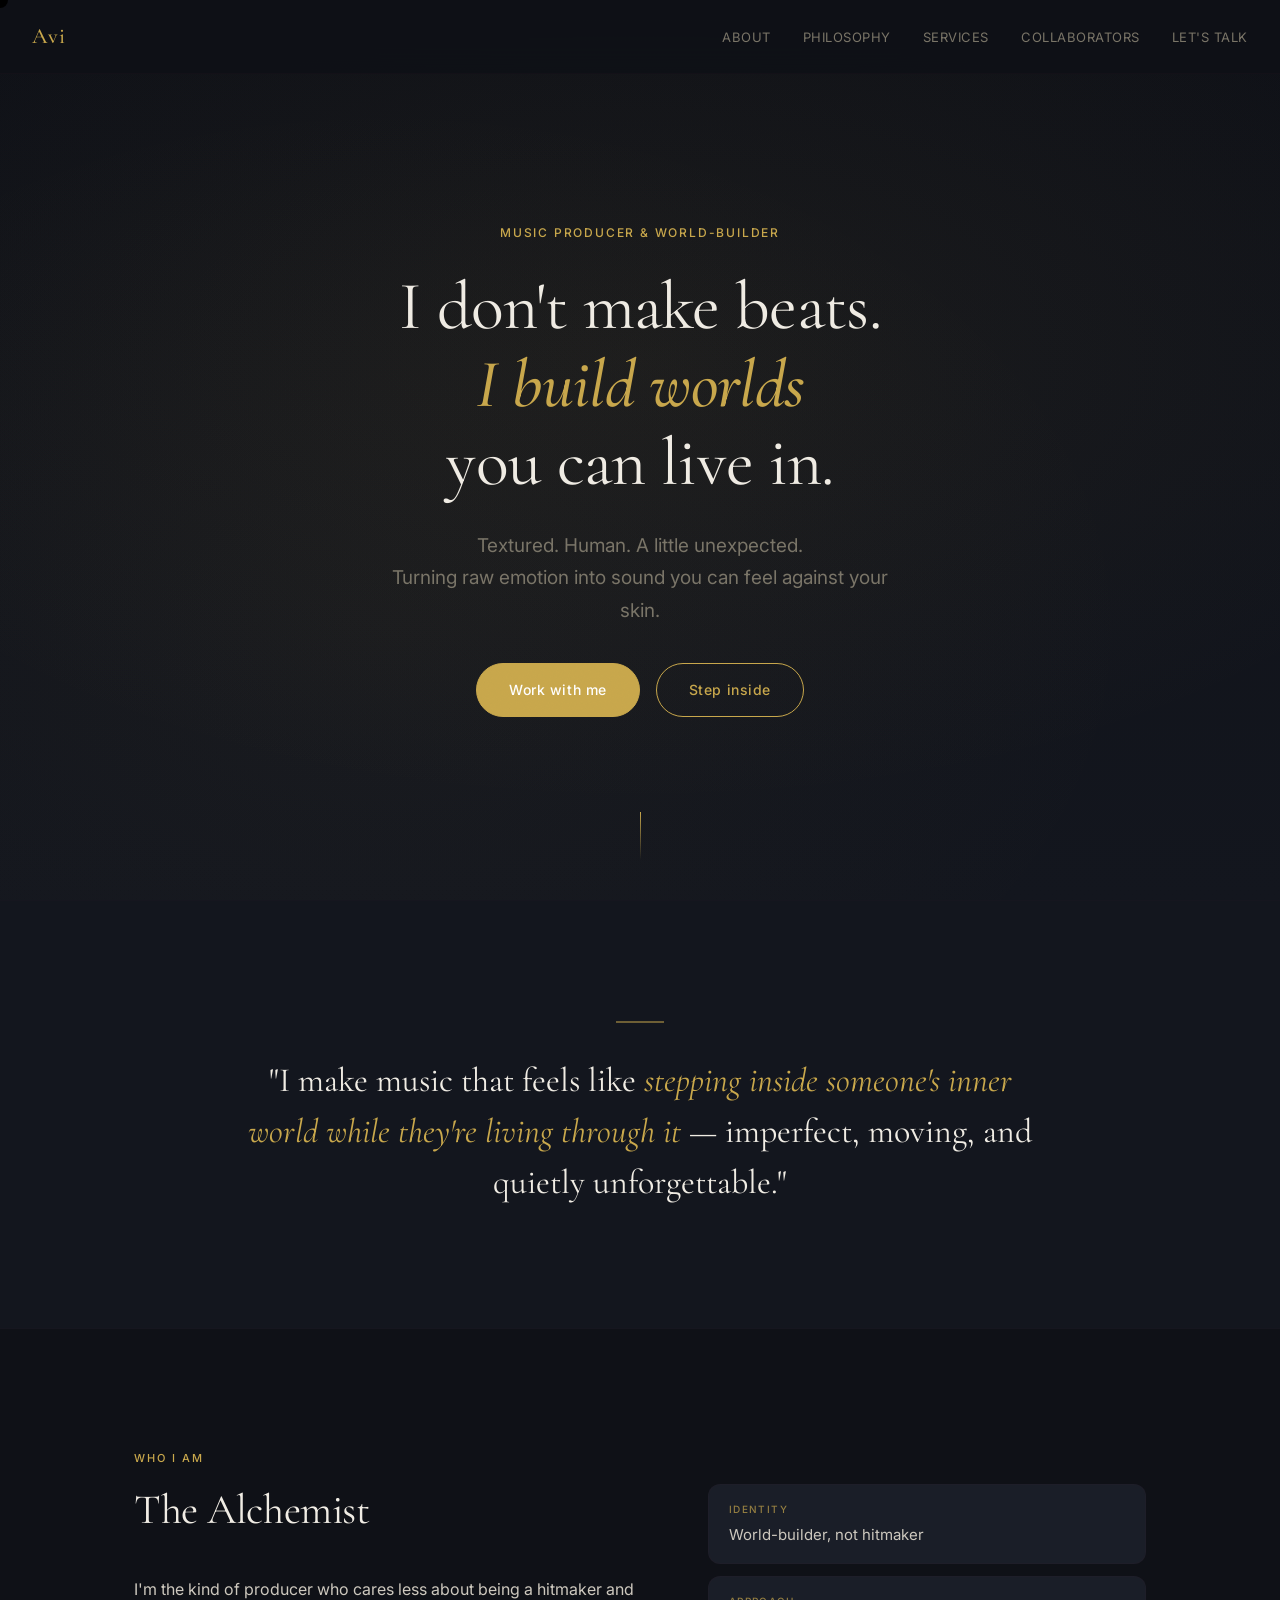
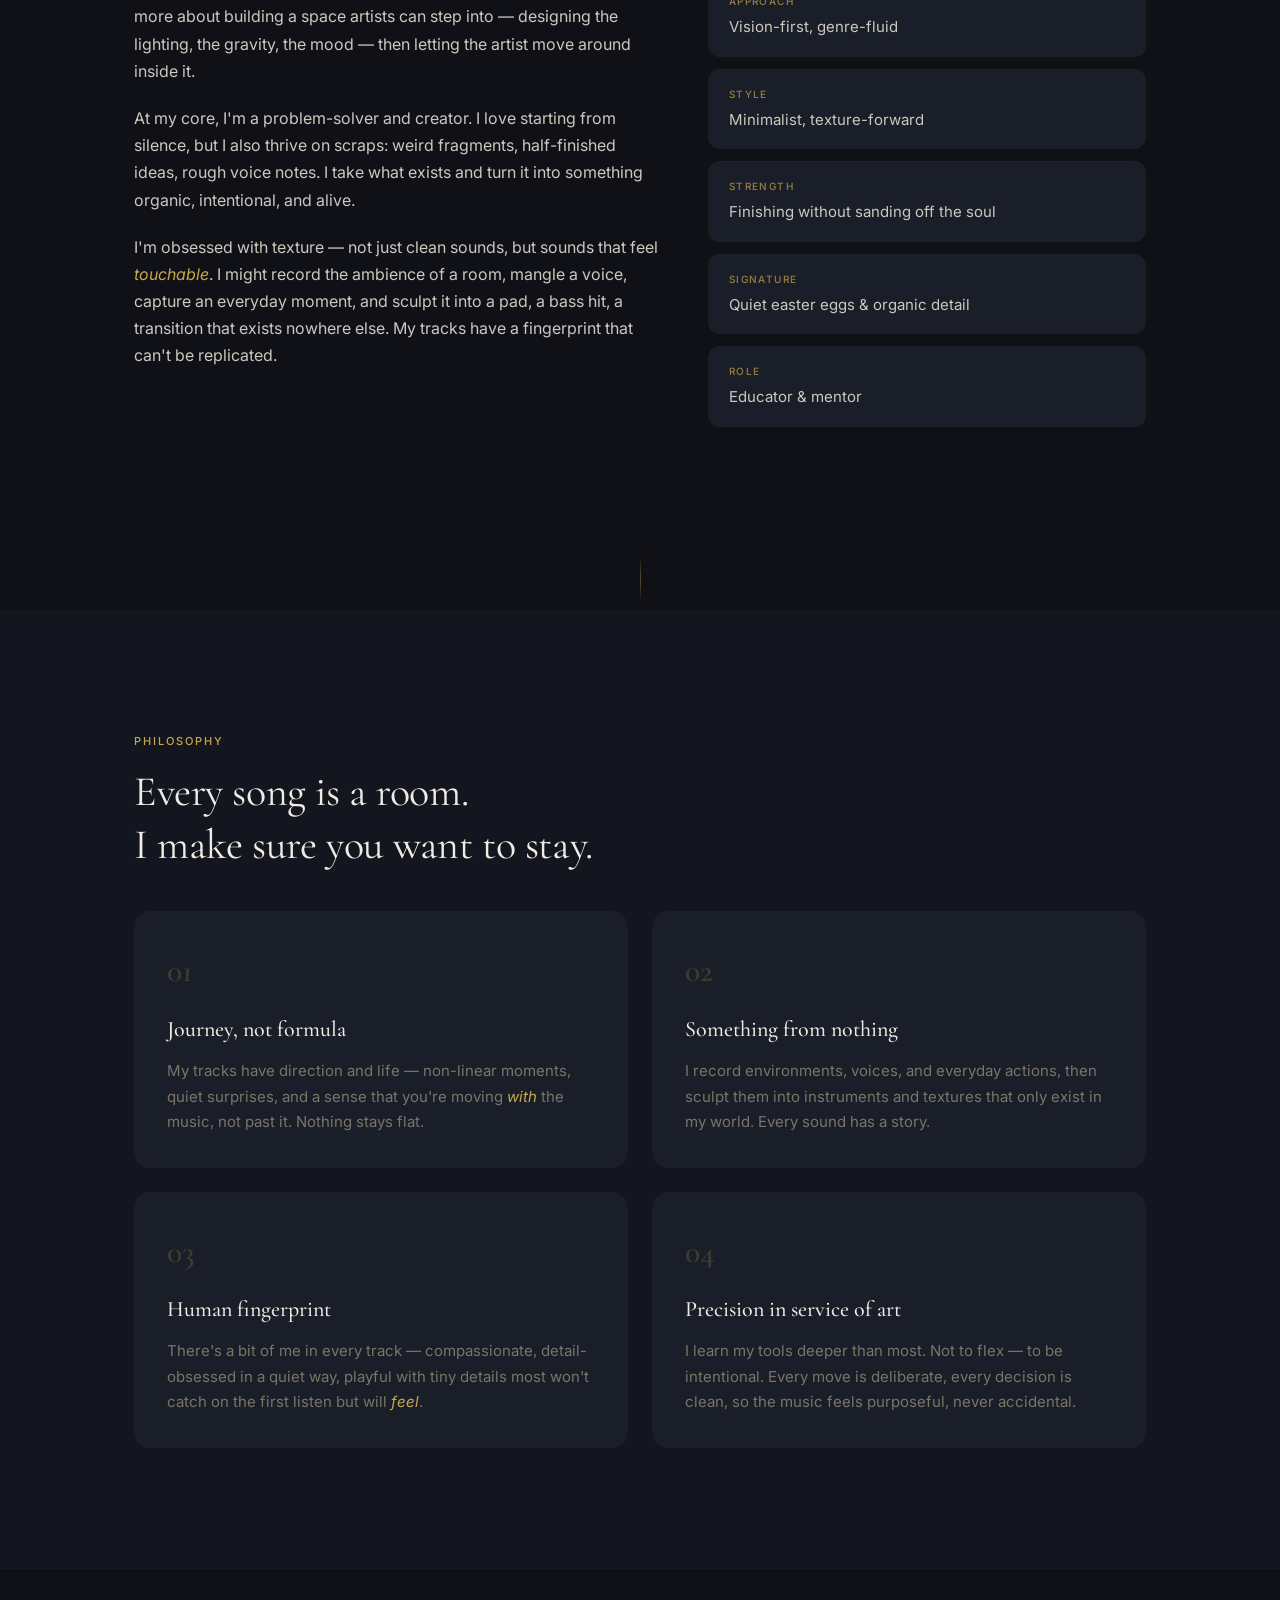
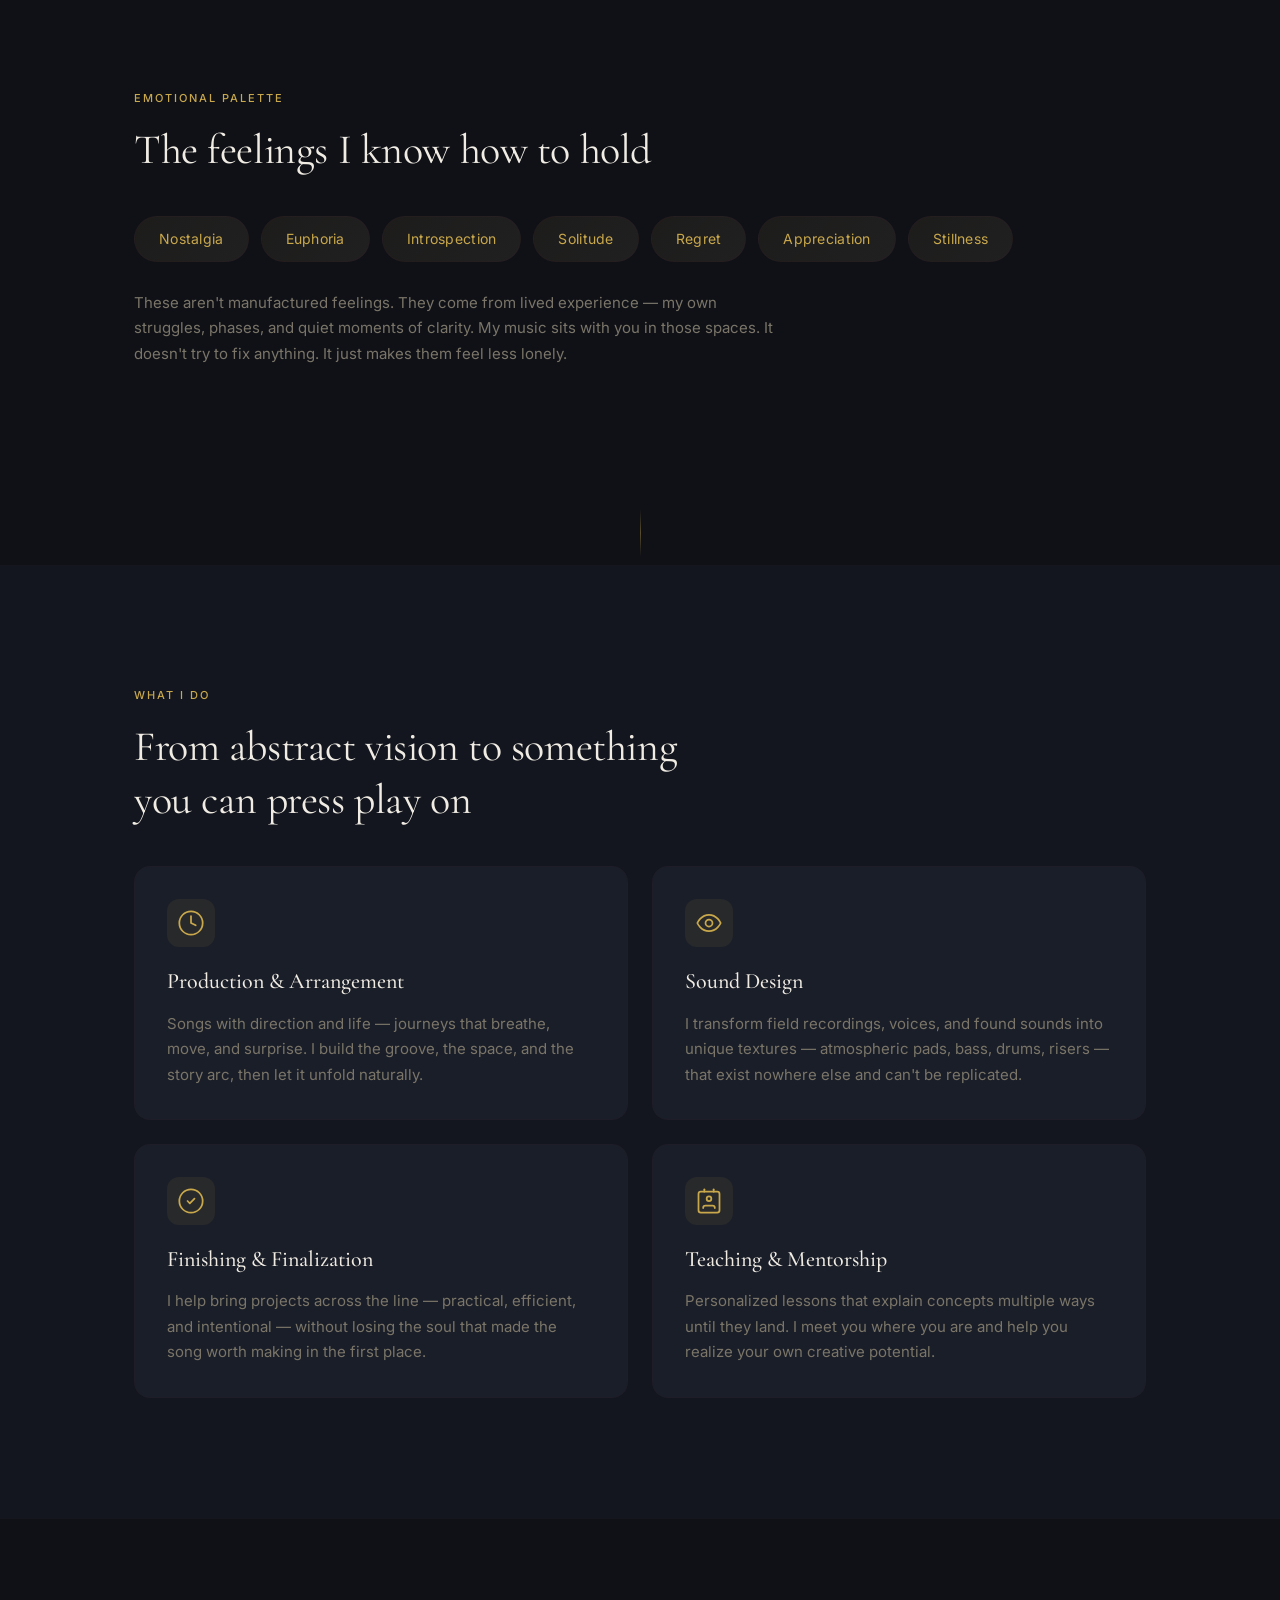
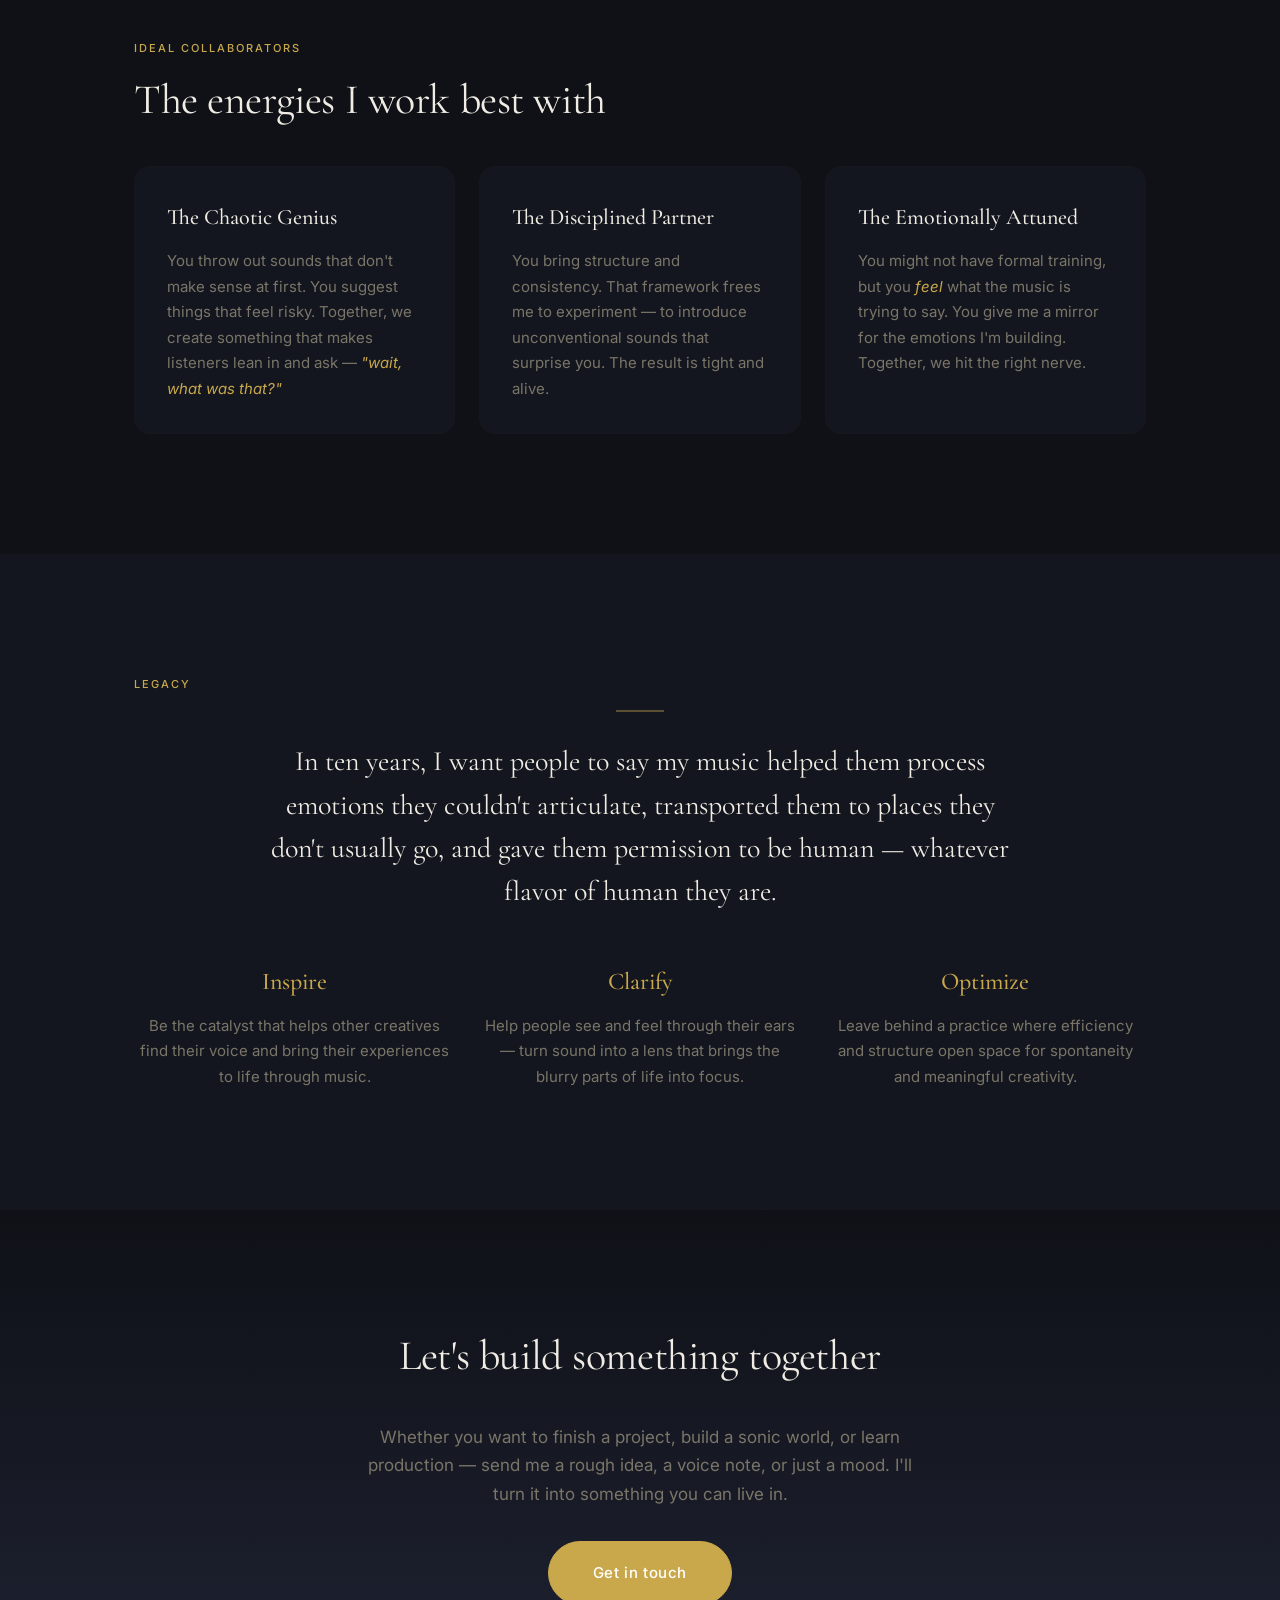
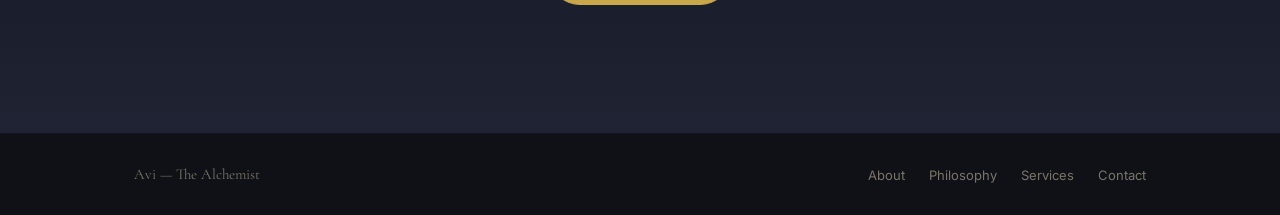
<file: index.html>
<!doctype html>
<html lang="en">
<head>
  <meta charset="utf-8" />
  <meta name="viewport" content="width=device-width,initial-scale=1" />
  <title>Avi — The Alchemist | Music Producer</title>
  <link rel="preconnect" href="https://fonts.googleapis.com">
  <link rel="preconnect" href="https://fonts.gstatic.com" crossorigin>
  <link href="https://fonts.googleapis.com/css2?family=Cormorant+Garamond:ital,wght@0,400;0,500;0,600;1,400;1,500&family=Inter:wght@300;400;500&display=swap" rel="stylesheet">
  <link rel="stylesheet" href="styles.css">
</head>
<body>

  <!-- Ambient texture layer -->
  <div class="grain" aria-hidden="true"></div>

  <!-- Navigation -->
  <nav class="nav">
    <a href="#" class="nav-logo">Avi</a>
    <div class="nav-links">
      <a href="#about">About</a>
      <a href="#philosophy">Philosophy</a>
      <a href="#services">Services</a>
      <a href="#collaborators">Collaborators</a>
      <a href="#contact">Let's talk</a>
    </div>
    <button class="nav-toggle" aria-label="Toggle menu">
      <span></span><span></span>
    </button>
  </nav>

  <!-- Hero -->
  <header class="hero">
    <div class="hero-inner">
      <p class="hero-eyebrow fade-in">Music Producer & World-Builder</p>
      <h1 class="hero-title fade-in">
        I don't make beats.<br>
        <span class="em">I build worlds</span><br>
        you can live in.
      </h1>
      <p class="hero-sub fade-in">
        Textured. Human. A little unexpected.<br>
        Turning raw emotion into sound you can feel against your skin.
      </p>
      <div class="hero-cta fade-in">
        <a class="btn" href="#contact">Work with me</a>
        <a class="btn btn-ghost" href="#about">Step inside</a>
      </div>
    </div>
    <div class="hero-scroll fade-in" aria-hidden="true">
      <span></span>
    </div>
  </header>

  <!-- Statement -->
  <section class="statement">
    <div class="container">
      <blockquote class="big-quote reveal">
        "I make music that feels like <em>stepping inside someone's inner world while they're living through it</em> — imperfect, moving, and quietly unforgettable."
      </blockquote>
    </div>
  </section>

  <!-- About -->
  <section id="about" class="section">
    <div class="container">
      <div class="section-label reveal">Who I Am</div>
      <div class="two-col">
        <div class="col-text reveal">
          <h2>The Alchemist</h2>
          <p>I'm the kind of producer who cares less about being a hitmaker and more about building a space artists can step into — designing the lighting, the gravity, the mood — then letting the artist move around inside it.</p>
          <p>At my core, I'm a problem-solver and creator. I love starting from silence, but I also thrive on scraps: weird fragments, half-finished ideas, rough voice notes. I take what exists and turn it into something organic, intentional, and alive.</p>
          <p>I'm obsessed with texture — not just clean sounds, but sounds that feel <em>touchable</em>. I might record the ambience of a room, mangle a voice, capture an everyday moment, and sculpt it into a pad, a bass hit, a transition that exists nowhere else. My tracks have a fingerprint that can't be replicated.</p>
        </div>
        <div class="col-traits reveal">
          <div class="trait-card">
            <span class="trait-label">Identity</span>
            <span class="trait-value">World-builder, not hitmaker</span>
          </div>
          <div class="trait-card">
            <span class="trait-label">Approach</span>
            <span class="trait-value">Vision-first, genre-fluid</span>
          </div>
          <div class="trait-card">
            <span class="trait-label">Style</span>
            <span class="trait-value">Minimalist, texture-forward</span>
          </div>
          <div class="trait-card">
            <span class="trait-label">Strength</span>
            <span class="trait-value">Finishing without sanding off the soul</span>
          </div>
          <div class="trait-card">
            <span class="trait-label">Signature</span>
            <span class="trait-value">Quiet easter eggs & organic detail</span>
          </div>
          <div class="trait-card">
            <span class="trait-label">Role</span>
            <span class="trait-value">Educator & mentor</span>
          </div>
        </div>
      </div>
    </div>
  </section>

  <!-- Divider -->
  <div class="divider"><span></span></div>

  <!-- Philosophy -->
  <section id="philosophy" class="section section-warm">
    <div class="container">
      <div class="section-label reveal">Philosophy</div>
      <h2 class="reveal">Every song is a room.<br>I make sure you want to stay.</h2>

      <div class="philosophy-grid">
        <div class="phil-card reveal">
          <div class="phil-num">01</div>
          <h3>Journey, not formula</h3>
          <p>My tracks have direction and life — non-linear moments, quiet surprises, and a sense that you're moving <em>with</em> the music, not past it. Nothing stays flat.</p>
        </div>
        <div class="phil-card reveal">
          <div class="phil-num">02</div>
          <h3>Something from nothing</h3>
          <p>I record environments, voices, and everyday actions, then sculpt them into instruments and textures that only exist in my world. Every sound has a story.</p>
        </div>
        <div class="phil-card reveal">
          <div class="phil-num">03</div>
          <h3>Human fingerprint</h3>
          <p>There's a bit of me in every track — compassionate, detail-obsessed in a quiet way, playful with tiny details most won't catch on the first listen but will <em>feel</em>.</p>
        </div>
        <div class="phil-card reveal">
          <div class="phil-num">04</div>
          <h3>Precision in service of art</h3>
          <p>I learn my tools deeper than most. Not to flex — to be intentional. Every move is deliberate, every decision is clean, so the music feels purposeful, never accidental.</p>
        </div>
      </div>
    </div>
  </section>

  <!-- Emotional Palette -->
  <section class="section">
    <div class="container">
      <div class="section-label reveal">Emotional Palette</div>
      <h2 class="reveal">The feelings I know how to hold</h2>
      <div class="emotions reveal">
        <span class="emotion-tag">Nostalgia</span>
        <span class="emotion-tag">Euphoria</span>
        <span class="emotion-tag">Introspection</span>
        <span class="emotion-tag">Solitude</span>
        <span class="emotion-tag">Regret</span>
        <span class="emotion-tag">Appreciation</span>
        <span class="emotion-tag">Stillness</span>
      </div>
      <p class="emotion-desc reveal">These aren't manufactured feelings. They come from lived experience — my own struggles, phases, and quiet moments of clarity. My music sits with you in those spaces. It doesn't try to fix anything. It just makes them feel less lonely.</p>
    </div>
  </section>

  <!-- Divider -->
  <div class="divider"><span></span></div>

  <!-- Services -->
  <section id="services" class="section section-warm">
    <div class="container">
      <div class="section-label reveal">What I Do</div>
      <h2 class="reveal">From abstract vision to something<br>you can press play on</h2>

      <div class="services-grid">
        <div class="service-card reveal">
          <div class="service-icon">
            <svg width="28" height="28" viewBox="0 0 24 24" fill="none" stroke="currentColor" stroke-width="1.5" stroke-linecap="round" stroke-linejoin="round"><circle cx="12" cy="12" r="10"/><path d="M12 6v6l4 2"/></svg>
          </div>
          <h3>Production & Arrangement</h3>
          <p>Songs with direction and life — journeys that breathe, move, and surprise. I build the groove, the space, and the story arc, then let it unfold naturally.</p>
        </div>
        <div class="service-card reveal">
          <div class="service-icon">
            <svg width="28" height="28" viewBox="0 0 24 24" fill="none" stroke="currentColor" stroke-width="1.5" stroke-linecap="round" stroke-linejoin="round"><path d="M2 12s3-7 10-7 10 7 10 7-3 7-10 7-10-7-10-7Z"/><circle cx="12" cy="12" r="3"/></svg>
          </div>
          <h3>Sound Design</h3>
          <p>I transform field recordings, voices, and found sounds into unique textures — atmospheric pads, bass, drums, risers — that exist nowhere else and can't be replicated.</p>
        </div>
        <div class="service-card reveal">
          <div class="service-icon">
            <svg width="28" height="28" viewBox="0 0 24 24" fill="none" stroke="currentColor" stroke-width="1.5" stroke-linecap="round" stroke-linejoin="round"><path d="M12 22c5.523 0 10-4.477 10-10S17.523 2 12 2 2 6.477 2 12s4.477 10 10 10z"/><path d="m9 12 2 2 4-4"/></svg>
          </div>
          <h3>Finishing & Finalization</h3>
          <p>I help bring projects across the line — practical, efficient, and intentional — without losing the soul that made the song worth making in the first place.</p>
        </div>
        <div class="service-card reveal">
          <div class="service-icon">
            <svg width="28" height="28" viewBox="0 0 24 24" fill="none" stroke="currentColor" stroke-width="1.5" stroke-linecap="round" stroke-linejoin="round"><path d="M17 18a2 2 0 0 0-2-2H9a2 2 0 0 0-2 2"/><rect width="18" height="18" x="3" y="4" rx="2"/><circle cx="12" cy="10" r="2"/><line x1="8" x2="8" y1="2" y2="4"/><line x1="16" x2="16" y1="2" y2="4"/></svg>
          </div>
          <h3>Teaching & Mentorship</h3>
          <p>Personalized lessons that explain concepts multiple ways until they land. I meet you where you are and help you realize your own creative potential.</p>
        </div>
      </div>
    </div>
  </section>

  <!-- Collaborators -->
  <section id="collaborators" class="section">
    <div class="container">
      <div class="section-label reveal">Ideal Collaborators</div>
      <h2 class="reveal">The energies I work best with</h2>

      <div class="collab-grid">
        <div class="collab-card reveal">
          <h3>The Chaotic Genius</h3>
          <p>You throw out sounds that don't make sense at first. You suggest things that feel risky. Together, we create something that makes listeners lean in and ask — <em>"wait, what was that?"</em></p>
        </div>
        <div class="collab-card reveal">
          <h3>The Disciplined Partner</h3>
          <p>You bring structure and consistency. That framework frees me to experiment — to introduce unconventional sounds that surprise you. The result is tight and alive.</p>
        </div>
        <div class="collab-card reveal">
          <h3>The Emotionally Attuned</h3>
          <p>You might not have formal training, but you <em>feel</em> what the music is trying to say. You give me a mirror for the emotions I'm building. Together, we hit the right nerve.</p>
        </div>
      </div>
    </div>
  </section>

  <!-- Legacy -->
  <section class="section section-warm">
    <div class="container">
      <div class="section-label reveal">Legacy</div>
      <blockquote class="legacy-quote reveal">
        In ten years, I want people to say my music helped them process emotions they couldn't articulate, transported them to places they don't usually go, and gave them permission to be human — whatever flavor of human they are.
      </blockquote>
      <div class="legacy-pillars">
        <div class="legacy-pillar reveal">
          <h3>Inspire</h3>
          <p>Be the catalyst that helps other creatives find their voice and bring their experiences to life through music.</p>
        </div>
        <div class="legacy-pillar reveal">
          <h3>Clarify</h3>
          <p>Help people see and feel through their ears — turn sound into a lens that brings the blurry parts of life into focus.</p>
        </div>
        <div class="legacy-pillar reveal">
          <h3>Optimize</h3>
          <p>Leave behind a practice where efficiency and structure open space for spontaneity and meaningful creativity.</p>
        </div>
      </div>
    </div>
  </section>

  <!-- Contact -->
  <section id="contact" class="section section-contact">
    <div class="container">
      <div class="contact-inner reveal">
        <h2>Let's build something together</h2>
        <p>Whether you want to finish a project, build a sonic world, or learn production — send me a rough idea, a voice note, or just a mood. I'll turn it into something you can live in.</p>
        <a class="btn btn-lg" href="contact.html">Get in touch</a>
      </div>
    </div>
  </section>

  <!-- Footer -->
  <footer class="footer">
    <div class="container footer-inner">
      <span class="footer-name">Avi — The Alchemist</span>
      <nav class="footer-nav">
        <a href="#about">About</a>
        <a href="#philosophy">Philosophy</a>
        <a href="#services">Services</a>
        <a href="#contact">Contact</a>
      </nav>
    </div>
  </footer>

  <script src="script.js"></script>
</body>
</html>
</file>
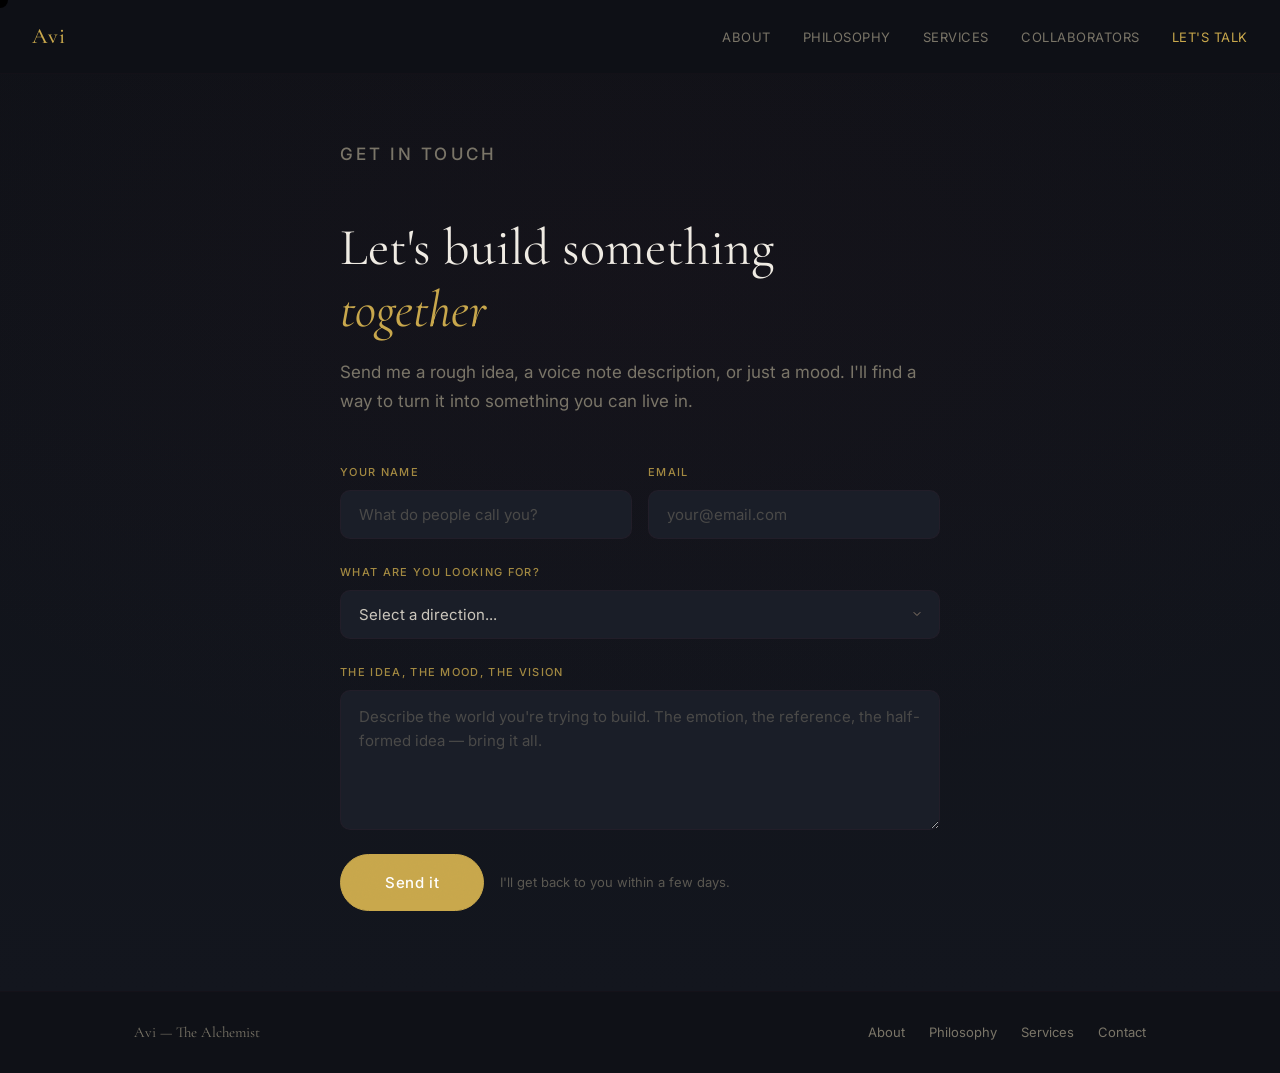
<file: contact.html>
<!doctype html>
<html lang="en">
<head>
  <meta charset="utf-8" />
  <meta name="viewport" content="width=device-width,initial-scale=1" />
  <title>Contact — Avi | The Alchemist</title>
  <link rel="preconnect" href="https://fonts.googleapis.com">
  <link rel="preconnect" href="https://fonts.gstatic.com" crossorigin>
  <link href="https://fonts.googleapis.com/css2?family=Cormorant+Garamond:ital,wght@0,400;0,500;0,600;1,400;1,500&family=Inter:wght@300;400;500&display=swap" rel="stylesheet">
  <link rel="stylesheet" href="styles.css">
  <style>
    /* ── Contact page specific ── */
    .contact-page {
      min-height: 100vh;
      padding: 140px 24px 80px;
      background:
        radial-gradient(ellipse 70% 50% at 50% 30%, rgba(107, 34, 51, 0.05), transparent),
        linear-gradient(180deg, var(--cream), var(--paper));
    }

    .contact-page-inner {
      max-width: 600px;
      margin: 0 auto;
    }

    .contact-eyebrow {
      font-size: 11px;
      font-weight: 500;
      letter-spacing: 0.18em;
      text-transform: uppercase;
      color: var(--maroon);
      opacity: 0.7;
      margin-bottom: 16px;
    }

    .contact-page-inner h1 {
      font-family: var(--serif);
      font-size: clamp(32px, 5vw, 52px);
      font-weight: 400;
      line-height: 1.2;
      color: var(--deep);
      margin: 0 0 16px;
    }

    .contact-page-inner > p {
      font-size: 17px;
      color: var(--text-muted);
      margin: 0 0 48px;
      line-height: 1.7;
    }

    /* ── Form ── */
    .contact-form {
      display: flex;
      flex-direction: column;
      gap: 24px;
    }

    .form-row {
      display: grid;
      grid-template-columns: 1fr 1fr;
      gap: 16px;
    }

    .form-field {
      display: flex;
      flex-direction: column;
      gap: 8px;
    }

    .form-field label {
      font-size: 11px;
      font-weight: 500;
      letter-spacing: 0.12em;
      text-transform: uppercase;
      color: var(--maroon);
      opacity: 0.8;
    }

    .form-field input,
    .form-field textarea,
    .form-field select {
      font-family: var(--sans);
      font-size: 15px;
      color: var(--text);
      background: var(--warm-white);
      border: 1px solid rgba(107, 34, 51, 0.1);
      border-radius: 10px;
      padding: 14px 18px;
      outline: none;
      transition: border-color 0.3s var(--ease), box-shadow 0.3s var(--ease);
      -webkit-appearance: none;
      appearance: none;
    }

    .form-field select {
      background-image: url("data:image/svg+xml,%3Csvg xmlns='http://www.w3.org/2000/svg' width='12' height='12' viewBox='0 0 24 24' fill='none' stroke='%238b7b6b' stroke-width='2' stroke-linecap='round' stroke-linejoin='round'%3E%3Cpath d='m6 9 6 6 6-6'/%3E%3C/svg%3E");
      background-repeat: no-repeat;
      background-position: right 16px center;
      padding-right: 40px;
      cursor: pointer;
    }

    .form-field input:focus,
    .form-field textarea:focus,
    .form-field select:focus {
      border-color: rgba(107, 34, 51, 0.3);
      box-shadow: 0 0 0 3px rgba(107, 34, 51, 0.06);
    }

    .form-field input::placeholder,
    .form-field textarea::placeholder {
      color: var(--text-muted);
      opacity: 0.5;
    }

    .form-field textarea {
      resize: vertical;
      min-height: 140px;
      line-height: 1.6;
    }

    .form-submit {
      display: flex;
      align-items: center;
      gap: 16px;
      flex-wrap: wrap;
    }

    .form-note {
      font-size: 13px;
      color: var(--text-muted);
      opacity: 0.7;
    }

    @media (max-width: 560px) {
      .form-row { grid-template-columns: 1fr; }
    }
  </style>
</head>
<body>

  <!-- Ambient texture layer -->
  <div class="grain" aria-hidden="true"></div>

  <!-- Navigation -->
  <nav class="nav">
    <a href="index.html" class="nav-logo">Avi</a>
    <div class="nav-links">
      <a href="index.html#about">About</a>
      <a href="index.html#philosophy">Philosophy</a>
      <a href="index.html#services">Services</a>
      <a href="index.html#collaborators">Collaborators</a>
      <a href="contact.html" style="color: var(--maroon);">Let's talk</a>
    </div>
    <button class="nav-toggle" aria-label="Toggle menu">
      <span></span><span></span>
    </button>
  </nav>

  <!-- Contact Page -->
  <main class="contact-page">
    <div class="contact-page-inner">
      <p class="contact-eyebrow fade-in">Get in touch</p>
      <h1 class="fade-in">Let's build something<br><em style="color: var(--maroon); font-style: italic;">together</em></h1>
      <p class="fade-in">Send me a rough idea, a voice note description, or just a mood. I'll find a way to turn it into something you can live in.</p>

      <form class="contact-form fade-in" action="mailto:avimusicproductions@gmail.com" method="post" enctype="text/plain">
        <div class="form-row">
          <div class="form-field">
            <label for="name">Your name</label>
            <input type="text" id="name" name="name" placeholder="What do people call you?" autocomplete="name" required />
          </div>
          <div class="form-field">
            <label for="email">Email</label>
            <input type="email" id="email" name="email" placeholder="your@email.com" autocomplete="email" required />
          </div>
        </div>

        <div class="form-field">
          <label for="inquiry">What are you looking for?</label>
          <select id="inquiry" name="inquiry">
            <option value="" disabled selected>Select a direction...</option>
            <option value="collab">Collaboration / co-production</option>
            <option value="production">Beat / full production</option>
            <option value="sounddesign">Sound design</option>
            <option value="finishing">Finishing an existing project</option>
            <option value="teaching">Lessons / mentorship</option>
            <option value="other">Something else</option>
          </select>
        </div>

        <div class="form-field">
          <label for="message">The idea, the mood, the vision</label>
          <textarea id="message" name="message" placeholder="Describe the world you're trying to build. The emotion, the reference, the half-formed idea — bring it all." required></textarea>
        </div>

        <div class="form-submit">
          <button type="submit" class="btn btn-lg">Send it</button>
          <span class="form-note">I'll get back to you within a few days.</span>
        </div>
      </form>
    </div>
  </main>

  <!-- Footer -->
  <footer class="footer">
    <div class="container footer-inner">
      <span class="footer-name">Avi — The Alchemist</span>
      <nav class="footer-nav">
        <a href="index.html#about">About</a>
        <a href="index.html#philosophy">Philosophy</a>
        <a href="index.html#services">Services</a>
        <a href="contact.html">Contact</a>
      </nav>
    </div>
  </footer>

  <script src="script.js"></script>
</body>
</html>
</file>
<file: styles.css>
/* ===================================================
   Avi — The Alchemist | Portfolio
   Dark studio palette · Midnight · Gold · Cinematic
   =================================================== */

:root {
  /* Core palette — dark studio with gold accents */
  --cream: #0f1117;
  --paper: #13161e;
  --warm-white: #1a1e28;
  --latte: #1f2333;
  --caramel: #c9a84c;
  --muted-brown: #7a6e4a;
  --maroon: #c9a84c;
  --maroon-light: rgba(201, 168, 76, 0.08);
  --maroon-glow: rgba(201, 168, 76, 0.15);
  --dusk: #e0c16e;
  --deep: #f0ece4;
  --text: #cdc8be;
  --text-muted: #7a7568;

  /* Typography */
  --serif: 'Cormorant Garamond', Georgia, 'Times New Roman', serif;
  --sans: 'Inter', system-ui, -apple-system, 'Segoe UI', sans-serif;

  /* Spacing */
  --section-pad: clamp(64px, 10vw, 120px);
  --container: 1060px;

  /* Transitions */
  --ease: cubic-bezier(0.25, 0.46, 0.45, 0.94);
  --ease-out: cubic-bezier(0.16, 1, 0.3, 1);
}

/* ── Reset ── */
*, *::before, *::after { box-sizing: border-box; }
body { margin: 0; }

/* ── Custom cursor ── */
* { cursor: none !important; }

.cursor {
  position: fixed;
  top: 0;
  left: 0;
  width: 16px;
  height: 16px;
  background: #000;
  border-radius: 50%;
  pointer-events: none;
  z-index: 99999;
  transform: translate(-50%, -50%);
  transition: transform 0.12s ease, width 0.2s ease, height 0.2s ease, background 0.2s ease;
  will-change: top, left;
}

.cursor.hover {
  width: 40px;
  height: 40px;
  background: rgba(0, 0, 0, 0.15);
  border: 1.5px solid #000;
}

/* ── Base ── */
body {
  font-family: var(--sans);
  font-size: 16px;
  line-height: 1.7;
  color: var(--text);
  background: var(--cream);
  -webkit-font-smoothing: antialiased;
  -moz-osx-font-smoothing: grayscale;
  overflow-x: hidden;
}

html { overflow-x: hidden; }

/* ── Film grain overlay ── */
.grain {
  position: fixed;
  inset: 0;
  pointer-events: none;
  z-index: 9999;
  opacity: 0.035;
  mix-blend-mode: multiply;
  background-image:
    url("data:image/svg+xml,%3Csvg viewBox='0 0 256 256' xmlns='http://www.w3.org/2000/svg'%3E%3Cfilter id='noise'%3E%3CfeTurbulence type='fractalNoise' baseFrequency='0.9' numOctaves='4' stitchTiles='stitch'/%3E%3C/filter%3E%3Crect width='100%25' height='100%25' filter='url(%23noise)'/%3E%3C/svg%3E");
  background-size: 200px 200px;
}

/* ── Container ── */
.container {
  max-width: var(--container);
  margin: 0 auto;
  padding-left: 24px;
  padding-right: 24px;
}

/* ── Navigation ── */
.nav {
  position: fixed;
  top: 0;
  left: 0;
  right: 0;
  z-index: 100;
  display: flex;
  align-items: center;
  justify-content: space-between;
  padding: 18px 32px;
  background: rgba(15, 17, 23, 0.90);
  backdrop-filter: blur(16px);
  -webkit-backdrop-filter: blur(16px);
  border-bottom: 1px solid rgba(107, 34, 51, 0.06);
  transition: padding 0.3s var(--ease);
}

.nav.scrolled { padding: 12px 32px; }

.nav-logo {
  font-family: var(--serif);
  font-size: 22px;
  font-weight: 500;
  color: var(--maroon);
  text-decoration: none;
  letter-spacing: 0.02em;
}

.nav-links {
  display: flex;
  gap: 32px;
}

.nav-links a {
  font-size: 13px;
  font-weight: 400;
  letter-spacing: 0.04em;
  text-transform: uppercase;
  color: var(--text-muted);
  text-decoration: none;
  transition: color 0.3s var(--ease);
  position: relative;
}

.nav-links a::after {
  content: '';
  position: absolute;
  bottom: -4px;
  left: 0;
  width: 0;
  height: 1px;
  background: var(--maroon);
  transition: width 0.3s var(--ease);
}

.nav-links a:hover { color: var(--maroon); }
.nav-links a:hover::after { width: 100%; }

.nav-toggle {
  display: none;
  background: none;
  border: none;
  cursor: pointer;
  padding: 4px;
  flex-direction: column;
  gap: 5px;
}

.nav-toggle span {
  display: block;
  width: 22px;
  height: 1.5px;
  background: var(--text);
  transition: all 0.3s var(--ease);
}

/* ── Hero ── */
.hero {
  min-height: 100vh;
  display: flex;
  flex-direction: column;
  justify-content: center;
  align-items: center;
  text-align: center;
  padding: 120px 24px 80px;
  position: relative;
  background:
    radial-gradient(ellipse 70% 50% at 50% 40%, rgba(201, 168, 76, 0.06), transparent),
    radial-gradient(ellipse 60% 60% at 30% 70%, rgba(201, 168, 76, 0.04), transparent),
    linear-gradient(180deg, var(--cream), var(--paper));
}

.hero-inner { max-width: 720px; }

.hero-eyebrow {
  font-size: 12px;
  font-weight: 500;
  letter-spacing: 0.15em;
  text-transform: uppercase;
  color: var(--maroon);
  margin: 0 0 24px;
  opacity: 0.8;
}

.hero-title {
  font-family: var(--serif);
  font-size: clamp(38px, 6vw, 68px);
  font-weight: 400;
  line-height: 1.15;
  color: var(--deep);
  margin: 0 0 28px;
  letter-spacing: -0.01em;
}

.hero-title .em {
  color: var(--maroon);
  font-style: italic;
  font-weight: 500;
}

.hero-sub {
  font-size: clamp(16px, 2vw, 19px);
  color: var(--text-muted);
  line-height: 1.7;
  margin: 0 0 36px;
  max-width: 520px;
  margin-left: auto;
  margin-right: auto;
}

.hero-cta {
  display: flex;
  gap: 16px;
  justify-content: center;
  flex-wrap: wrap;
}

.hero-scroll {
  position: absolute;
  bottom: 40px;
  left: 50%;
  transform: translateX(-50%);
}

.hero-scroll span {
  display: block;
  width: 1px;
  height: 48px;
  background: linear-gradient(to bottom, var(--maroon), transparent);
  animation: scrollPulse 2s var(--ease) infinite;
}

@keyframes scrollPulse {
  0%, 100% { opacity: 0.3; transform: scaleY(1); }
  50% { opacity: 0.8; transform: scaleY(1.2); }
}

/* ── Buttons ── */
.btn {
  display: inline-block;
  padding: 14px 32px;
  font-family: var(--sans);
  font-size: 14px;
  font-weight: 500;
  letter-spacing: 0.04em;
  text-decoration: none;
  border-radius: 50px;
  background: var(--maroon);
  color: #fff;
  border: 1px solid var(--maroon);
  transition: all 0.35s var(--ease);
  cursor: pointer;
}

.btn:hover {
  background: var(--dusk);
  border-color: var(--dusk);
  transform: translateY(-1px);
  box-shadow: 0 8px 24px rgba(107, 34, 51, 0.2);
}

.btn-ghost {
  background: transparent;
  color: var(--maroon);
}

.btn-ghost:hover {
  background: var(--maroon-light);
  color: var(--maroon);
  border-color: var(--maroon);
  box-shadow: none;
  transform: translateY(-1px);
}

.btn-lg {
  padding: 18px 44px;
  font-size: 15px;
}

/* ── Statement ── */
.statement {
  padding: var(--section-pad) 0;
  background: var(--paper);
  border-top: 1px solid rgba(107, 34, 51, 0.04);
  border-bottom: 1px solid rgba(107, 34, 51, 0.04);
}

.big-quote {
  font-family: var(--serif);
  font-size: clamp(22px, 3.5vw, 34px);
  font-weight: 400;
  font-style: normal;
  line-height: 1.5;
  color: var(--deep);
  text-align: center;
  max-width: 800px;
  margin: 0 auto;
  padding: 0;
  border: none;
  position: relative;
}

.big-quote::before {
  content: '';
  display: block;
  width: 48px;
  height: 2px;
  background: var(--maroon);
  margin: 0 auto 32px;
  opacity: 0.5;
}

.big-quote em {
  color: var(--maroon);
  font-style: italic;
}

/* ── Sections ── */
.section {
  padding: var(--section-pad) 0;
}

.section-warm {
  background: var(--paper);
  border-top: 1px solid rgba(107, 34, 51, 0.04);
  border-bottom: 1px solid rgba(107, 34, 51, 0.04);
}

.section-label {
  font-size: 11px;
  font-weight: 500;
  letter-spacing: 0.18em;
  text-transform: uppercase;
  color: var(--maroon);
  margin-bottom: 16px;
  opacity: 0.7;
}

.section h2 {
  font-family: var(--serif);
  font-size: clamp(28px, 4vw, 42px);
  font-weight: 400;
  line-height: 1.25;
  color: var(--deep);
  margin: 0 0 40px;
  letter-spacing: -0.01em;
}

.section p {
  max-width: 640px;
  color: var(--text);
  margin-top: 0;
}

.section p em {
  color: var(--maroon);
  font-style: italic;
}

/* ── Divider ── */
.divider {
  display: flex;
  justify-content: center;
  padding: 8px 0;
  background: var(--cream);
}

.divider span {
  display: block;
  width: 1px;
  height: 48px;
  background: linear-gradient(to bottom, transparent, var(--caramel), transparent);
  opacity: 0.4;
}

/* ── About: Two column ── */
.two-col {
  display: grid;
  grid-template-columns: 1.2fr 1fr;
  gap: 48px;
  align-items: start;
}

.col-text p {
  margin-bottom: 20px;
}

.col-text h2 {
  font-size: clamp(28px, 4vw, 42px);
}

.col-traits {
  display: flex;
  flex-direction: column;
  gap: 12px;
}

.trait-card {
  display: flex;
  flex-direction: column;
  gap: 4px;
  padding: 16px 20px;
  background: var(--warm-white);
  border: 1px solid rgba(107, 34, 51, 0.06);
  border-radius: 12px;
  transition: all 0.3s var(--ease);
}

.trait-card:hover {
  border-color: rgba(107, 34, 51, 0.12);
  box-shadow: 0 4px 16px rgba(107, 34, 51, 0.06);
  transform: translateY(-2px);
}

.trait-label {
  font-size: 10px;
  font-weight: 500;
  letter-spacing: 0.14em;
  text-transform: uppercase;
  color: var(--maroon);
  opacity: 0.7;
}

.trait-value {
  font-size: 15px;
  color: var(--text);
  font-weight: 400;
}

/* ── Philosophy grid ── */
.philosophy-grid {
  display: grid;
  grid-template-columns: repeat(2, 1fr);
  gap: 24px;
  margin-top: 16px;
}

.phil-card {
  padding: 32px;
  background: var(--warm-white);
  border: 1px solid rgba(107, 34, 51, 0.05);
  border-radius: 16px;
  transition: all 0.35s var(--ease);
  position: relative;
}

.phil-card:hover {
  border-color: rgba(107, 34, 51, 0.1);
  box-shadow: 0 8px 32px rgba(107, 34, 51, 0.06);
  transform: translateY(-3px);
}

.phil-num {
  font-family: var(--serif);
  font-size: 32px;
  color: var(--maroon);
  opacity: 0.2;
  margin-bottom: 12px;
  font-weight: 600;
}

.phil-card h3 {
  font-family: var(--serif);
  font-size: 22px;
  font-weight: 500;
  color: var(--deep);
  margin: 0 0 10px;
}

.phil-card p {
  font-size: 15px;
  color: var(--text-muted);
  line-height: 1.7;
  margin: 0;
  max-width: none;
}

/* ── Emotions ── */
.emotions {
  display: flex;
  flex-wrap: wrap;
  gap: 12px;
  margin-bottom: 28px;
}

.emotion-tag {
  padding: 10px 24px;
  background: linear-gradient(135deg, var(--maroon-light), rgba(196, 168, 130, 0.1));
  border: 1px solid rgba(107, 34, 51, 0.08);
  border-radius: 50px;
  font-size: 14px;
  font-weight: 400;
  color: var(--maroon);
  letter-spacing: 0.02em;
  transition: all 0.3s var(--ease);
}

.emotion-tag:hover {
  background: var(--maroon);
  color: #fff;
  transform: translateY(-2px);
  box-shadow: 0 4px 16px rgba(107, 34, 51, 0.2);
}

.emotion-desc {
  color: var(--text-muted) !important;
  font-size: 15px;
  max-width: 600px;
}

/* ── Services grid ── */
.services-grid {
  display: grid;
  grid-template-columns: repeat(2, 1fr);
  gap: 24px;
}

.service-card {
  padding: 32px;
  background: var(--warm-white);
  border: 1px solid rgba(107, 34, 51, 0.05);
  border-radius: 16px;
  transition: all 0.35s var(--ease);
}

.service-card:hover {
  border-color: rgba(107, 34, 51, 0.1);
  box-shadow: 0 8px 32px rgba(107, 34, 51, 0.06);
  transform: translateY(-3px);
}

.service-icon {
  width: 48px;
  height: 48px;
  display: flex;
  align-items: center;
  justify-content: center;
  background: var(--maroon-light);
  border-radius: 12px;
  color: var(--maroon);
  margin-bottom: 16px;
}

.service-card h3 {
  font-family: var(--serif);
  font-size: 22px;
  font-weight: 500;
  color: var(--deep);
  margin: 0 0 10px;
}

.service-card p {
  font-size: 15px;
  color: var(--text-muted);
  line-height: 1.7;
  margin: 0;
  max-width: none;
}

/* ── Collaborators ── */
.collab-grid {
  display: grid;
  grid-template-columns: repeat(3, 1fr);
  gap: 24px;
}

.collab-card {
  padding: 32px;
  background: var(--paper);
  border: 1px solid rgba(107, 34, 51, 0.06);
  border-radius: 16px;
  transition: all 0.35s var(--ease);
  position: relative;
  overflow: hidden;
}

.collab-card::before {
  content: '';
  position: absolute;
  top: 0;
  left: 0;
  right: 0;
  height: 3px;
  background: linear-gradient(90deg, var(--maroon), var(--caramel));
  opacity: 0;
  transition: opacity 0.35s var(--ease);
}

.collab-card:hover {
  border-color: rgba(107, 34, 51, 0.1);
  box-shadow: 0 8px 32px rgba(107, 34, 51, 0.06);
  transform: translateY(-3px);
}

.collab-card:hover::before { opacity: 1; }

.collab-card h3 {
  font-family: var(--serif);
  font-size: 22px;
  font-weight: 500;
  color: var(--deep);
  margin: 0 0 12px;
}

.collab-card p {
  font-size: 15px;
  color: var(--text-muted);
  line-height: 1.7;
  margin: 0;
  max-width: none;
}

/* ── Legacy ── */
.legacy-quote {
  font-family: var(--serif);
  font-size: clamp(20px, 3vw, 28px);
  font-weight: 400;
  line-height: 1.55;
  color: var(--deep);
  text-align: center;
  max-width: 740px;
  margin: 0 auto 48px;
  padding: 0;
  border: none;
  position: relative;
}

.legacy-quote::before {
  content: '';
  display: block;
  width: 48px;
  height: 2px;
  background: var(--maroon);
  margin: 0 auto 28px;
  opacity: 0.4;
}

.legacy-pillars {
  display: grid;
  grid-template-columns: repeat(3, 1fr);
  gap: 24px;
  text-align: center;
}

.legacy-pillar h3 {
  font-family: var(--serif);
  font-size: 24px;
  font-weight: 500;
  color: var(--maroon);
  margin: 0 0 10px;
}

.legacy-pillar p {
  font-size: 15px;
  color: var(--text-muted);
  max-width: none;
  margin: 0 auto;
}

/* ── Contact ── */
.section-contact {
  background: linear-gradient(180deg, var(--cream), var(--latte));
}

.contact-inner {
  text-align: center;
  max-width: 560px;
  margin: 0 auto;
}

.contact-inner h2 {
  text-align: center;
}

.contact-inner p {
  font-size: 17px;
  color: var(--text-muted);
  max-width: none;
  margin: 0 auto 32px;
}

/* ── Footer ── */
.footer {
  padding: 28px 0;
  border-top: 1px solid rgba(107, 34, 51, 0.06);
  background: var(--cream);
}

.footer-inner {
  display: flex;
  align-items: center;
  justify-content: space-between;
}

.footer-name {
  font-family: var(--serif);
  font-size: 15px;
  color: var(--text-muted);
}

.footer-nav {
  display: flex;
  gap: 24px;
}

.footer-nav a {
  font-size: 13px;
  color: var(--text-muted);
  text-decoration: none;
  transition: color 0.3s var(--ease);
}

.footer-nav a:hover { color: var(--maroon); }

/* ── Reveal animations ── */
.fade-in {
  opacity: 0;
  transform: translateY(32px);
  animation: fadeInUp 1s cubic-bezier(0.16, 1, 0.3, 1) forwards;
}

.fade-in:nth-child(1) { animation-delay: 0.1s; }
.fade-in:nth-child(2) { animation-delay: 0.28s; }
.fade-in:nth-child(3) { animation-delay: 0.46s; }
.fade-in:nth-child(4) { animation-delay: 0.62s; }
.fade-in:nth-child(5) { animation-delay: 0.76s; }

@keyframes fadeInUp {
  to { opacity: 1; transform: translate(0, 0); }
}

/* Scroll-triggered fly-ins */
.reveal {
  opacity: 0;
  transform: translateY(80px);
  transition: opacity 0.9s cubic-bezier(0.16, 1, 0.3, 1),
              transform 0.9s cubic-bezier(0.16, 1, 0.3, 1);
}

.reveal.from-left  { transform: translateX(-110px); }
.reveal.from-right { transform: translateX(110px); }

/* Cards get a spring bounce */
.reveal.spring {
  transition: opacity 1s cubic-bezier(0.34, 1.56, 0.64, 1),
              transform 1s cubic-bezier(0.34, 1.56, 0.64, 1);
}

.reveal.visible {
  opacity: 1;
  transform: translate(0, 0);
}

/* ── Button ripple ── */
.btn { position: relative; overflow: hidden; }

.ripple {
  position: absolute;
  border-radius: 50%;
  background: rgba(255, 255, 255, 0.4);
  transform: scale(0);
  animation: rippleOut 0.65s ease-out forwards;
  pointer-events: none;
}

@keyframes rippleOut {
  to { transform: scale(5); opacity: 0; }
}

.btn:active { transform: scale(0.96) translateY(0) !important; }

/* ── Selection style ── */
::selection {
  background: rgba(201, 168, 76, 0.2);
  color: var(--deep);
}

/* ── Scrollbar ── */
::-webkit-scrollbar { width: 8px; }
::-webkit-scrollbar-track { background: var(--cream); }
::-webkit-scrollbar-thumb {
  background: var(--caramel);
  border-radius: 4px;
}
::-webkit-scrollbar-thumb:hover { background: var(--muted-brown); }

/* ──────────────────────────────
   Responsive
   ────────────────────────────── */

@media (max-width: 900px) {
  .two-col {
    grid-template-columns: 1fr;
    gap: 32px;
  }

  .philosophy-grid,
  .services-grid {
    grid-template-columns: 1fr;
  }

  .collab-grid {
    grid-template-columns: 1fr;
  }

  .legacy-pillars {
    grid-template-columns: 1fr;
    gap: 32px;
  }
}

@media (max-width: 680px) {
  .nav { padding: 14px 20px; }
  .nav-links { display: none; }
  .nav-links.open {
    display: flex;
    flex-direction: column;
    position: absolute;
    top: 100%;
    left: 0;
    right: 0;
    background: rgba(15, 17, 23, 0.98);
    backdrop-filter: blur(16px);
    padding: 24px;
    gap: 20px;
    border-bottom: 1px solid rgba(107, 34, 51, 0.06);
  }
  .nav-toggle { display: flex; }

  .hero { padding: 100px 20px 60px; min-height: 90vh; }
  .hero-title { font-size: clamp(32px, 8vw, 48px); }

  .container { padding-left: 20px; padding-right: 20px; }

  .phil-card,
  .service-card,
  .collab-card { padding: 24px; }

  .footer-inner {
    flex-direction: column;
    gap: 12px;
    text-align: center;
  }
}
</file>
